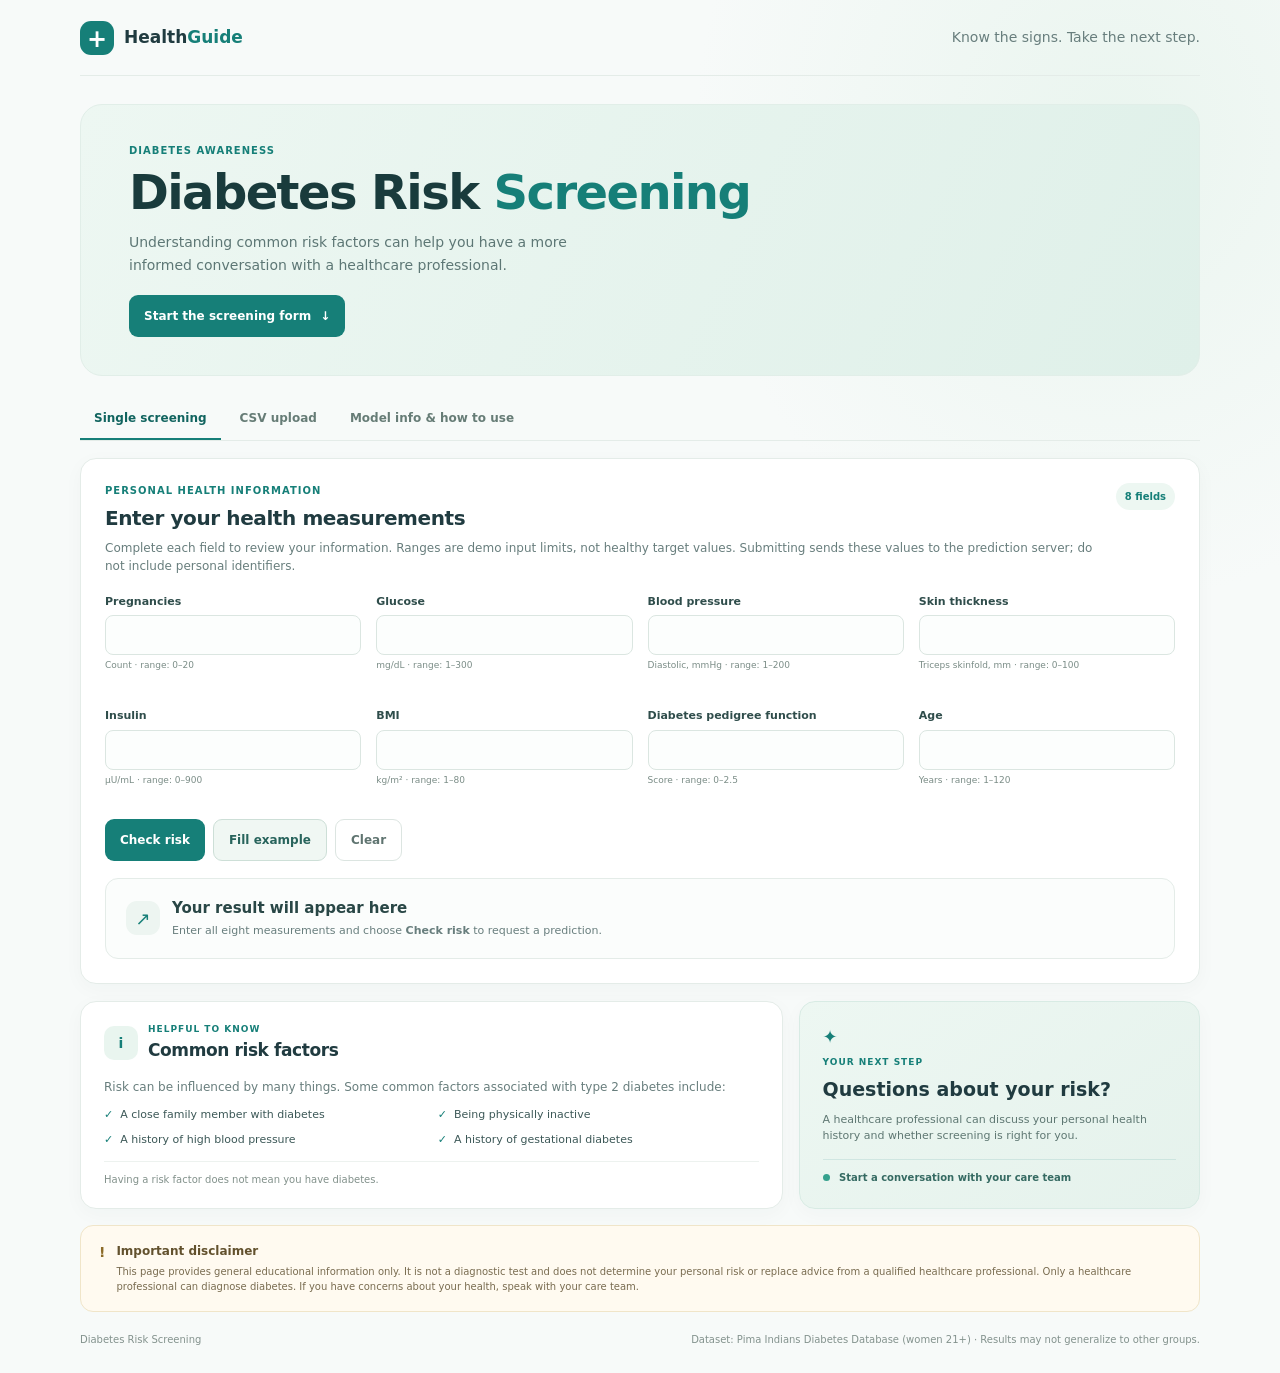
<file: static/index.html>
<!DOCTYPE html>
<html lang="en">
  <head>
    <meta charset="UTF-8">
    <meta name="viewport" content="width=device-width, initial-scale=1.0">
    <meta
      name="description"
      content="Learn about diabetes risk factors and when to talk with a healthcare professional."
    >
    <title>Diabetes Risk Screening</title>
    <link rel="stylesheet" href="style.css">
  </head>
  <body>
    <header class="site-header">
      <a class="brand" href="#" aria-label="Diabetes Risk Screening home">
        <span class="brand-icon" aria-hidden="true">+</span>
        <span>Health<span class="brand-accent">Guide</span></span>
      </a>
      <span class="header-note">Know the signs. Take the next step.</span>
    </header>

    <main>
      <section class="hero" aria-labelledby="page-title">
        <div class="hero-copy">
          <p class="eyebrow"><span class="eyebrow-dot"></span> Diabetes awareness</p>
          <h1 id="page-title">Diabetes Risk <span>Screening</span></h1>
          <p class="hero-description">
            Understanding common risk factors can help you have a more informed
            conversation with a healthcare professional.
          </p>
          <a class="button" href="#screening-form">
            Start the screening form
            <span aria-hidden="true">↓</span>
          </a>
        </div>
      </section>

      <nav class="screen-tabs" role="tablist" aria-label="Screening tools">
        <button class="screen-tab is-active" role="tab" type="button" id="tab-screening" aria-selected="true" aria-controls="panel-screening">Single screening</button>
        <button class="screen-tab" role="tab" type="button" id="tab-csv" aria-selected="false" aria-controls="panel-csv">CSV upload</button>
        <button class="screen-tab" role="tab" type="button" id="tab-model" aria-selected="false" aria-controls="panel-model">Model info &amp; how to use</button>
      </nav>

      <section class="tab-panel" id="panel-screening" role="tabpanel" aria-labelledby="tab-screening">
      <section class="screening-card" id="screening-form" aria-labelledby="form-title">
        <div class="form-heading">
          <div>
            <p class="eyebrow">Personal health information</p>
            <h2 id="form-title">Enter your health measurements</h2>
            <p class="form-intro">
              Complete each field to review your information. Ranges are demo input
              limits, not healthy target values. Submitting sends these values to the
              prediction server; do not include personal identifiers.
            </p>
          </div>
          <span class="form-badge">8 fields</span>
        </div>

        <form id="risk-form" novalidate>
          <div class="input-grid">
            <div class="input-field">
              <label for="pregnancies">Pregnancies</label>
              <input id="pregnancies" name="pregnancies" type="number" min="0" max="20" step="1" inputmode="numeric" aria-describedby="pregnancies-hint pregnancies-error">
              <span class="field-hint" id="pregnancies-hint">Count · range: 0–20</span><span class="field-error" id="pregnancies-error" aria-live="polite"></span>
            </div>
            <div class="input-field">
              <label for="glucose">Glucose</label>
              <input id="glucose" name="glucose" type="number" min="1" max="300" step="any" inputmode="decimal" aria-describedby="glucose-hint glucose-error">
              <span class="field-hint" id="glucose-hint">mg/dL · range: 1–300</span><span class="field-error" id="glucose-error" aria-live="polite"></span>
            </div>
            <div class="input-field">
              <label for="blood-pressure">Blood pressure</label>
              <input id="blood-pressure" name="bloodPressure" type="number" min="1" max="200" step="any" inputmode="decimal" aria-describedby="blood-pressure-hint blood-pressure-error">
              <span class="field-hint" id="blood-pressure-hint">Diastolic, mmHg · range: 1–200</span><span class="field-error" id="blood-pressure-error" aria-live="polite"></span>
            </div>
            <div class="input-field">
              <label for="skin-thickness">Skin thickness</label>
              <input id="skin-thickness" name="skinThickness" type="number" min="0" max="100" step="any" inputmode="decimal" aria-describedby="skin-thickness-hint skin-thickness-error">
              <span class="field-hint" id="skin-thickness-hint">Triceps skinfold, mm · range: 0–100</span><span class="field-error" id="skin-thickness-error" aria-live="polite"></span>
            </div>
            <div class="input-field">
              <label for="insulin">Insulin</label>
              <input id="insulin" name="insulin" type="number" min="0" max="900" step="any" inputmode="decimal" aria-describedby="insulin-hint insulin-error">
              <span class="field-hint" id="insulin-hint">μU/mL · range: 0–900</span><span class="field-error" id="insulin-error" aria-live="polite"></span>
            </div>
            <div class="input-field">
              <label for="bmi">BMI</label>
              <input id="bmi" name="bmi" type="number" min="1" max="80" step="any" inputmode="decimal" aria-describedby="bmi-hint bmi-error">
              <span class="field-hint" id="bmi-hint">kg/m² · range: 1–80</span><span class="field-error" id="bmi-error" aria-live="polite"></span>
            </div>
            <div class="input-field">
              <label for="pedigree">Diabetes pedigree function</label>
              <input id="pedigree" name="pedigree" type="number" min="0" max="2.5" step="any" inputmode="decimal" aria-describedby="pedigree-hint pedigree-error">
              <span class="field-hint" id="pedigree-hint">Score · range: 0–2.5</span><span class="field-error" id="pedigree-error" aria-live="polite"></span>
            </div>
            <div class="input-field">
              <label for="age">Age</label>
              <input id="age" name="age" type="number" min="1" max="120" step="1" inputmode="numeric" aria-describedby="age-hint age-error">
              <span class="field-hint" id="age-hint">Years · range: 1–120</span><span class="field-error" id="age-error" aria-live="polite"></span>
            </div>
          </div>
          <div class="form-actions">
            <button class="button" type="submit">Check risk</button>
            <button class="button button-secondary" id="fill-example" type="button">Fill example</button>
            <button class="button button-clear" id="clear-form" type="button">Clear</button>
          </div>
          <div class="form-result" id="form-result" role="status" aria-live="polite" hidden></div>
        </form>
        <section class="prediction-result" id="prediction-result" aria-live="polite" aria-labelledby="result-title">
          <div class="result-empty" id="result-empty">
            <span class="result-empty-icon" aria-hidden="true">↗</span>
            <div>
              <h3 id="result-title">Your result will appear here</h3>
              <p>Enter all eight measurements and choose <strong>Check risk</strong> to request a prediction.</p>
            </div>
          </div>
          <div class="result-content" id="result-content" hidden>
            <div class="result-topline">
              <div>
                <p class="eyebrow">Screening result</p>
                <h3 id="prediction-label">—</h3>
              </div>
              <span class="risk-badge" id="risk-badge"></span>
            </div>
            <div class="probability-row">
              <span>Estimated probability</span>
              <strong id="probability-value">—</strong>
            </div>
            <div class="probability-track" id="probability-track" role="img" aria-label="Probability graph">
              <span class="probability-fill" id="probability-fill"></span>
              <span class="threshold-marker" id="threshold-marker"></span>
              <span class="threshold-caption" id="threshold-caption">Decision threshold</span>
            </div>
            <div class="graph-axis" aria-hidden="true"><span>0%</span><span>50%</span><span>100%</span></div>
            <div class="graph-legend">
              <span><i class="legend-probability"></i>Estimated probability</span>
              <span><i class="legend-threshold"></i>Decision threshold</span>
            </div>
            <p class="next-step" id="next-step"></p>
            <p class="result-disclaimer">This model estimate is not a diagnosis. Consult a healthcare professional for testing and interpretation.</p>
          </div>
        </section>
      </section>

      <section class="content-grid" id="risk-factors" aria-label="Screening information">
        <article class="info-card factors-card">
          <div class="section-heading">
            <span class="section-icon" aria-hidden="true">i</span>
            <div>
              <p class="eyebrow">Helpful to know</p>
              <h2>Common risk factors</h2>
            </div>
          </div>
          <p class="section-description">
            Risk can be influenced by many things. Some common factors associated
            with type 2 diabetes include:
          </p>
          <ul class="factor-list">
            <li><span class="check" aria-hidden="true">✓</span> A close family member with diabetes</li>
            <li><span class="check" aria-hidden="true">✓</span> Being physically inactive</li>
            <li><span class="check" aria-hidden="true">✓</span> A history of high blood pressure</li>
            <li><span class="check" aria-hidden="true">✓</span> A history of gestational diabetes</li>
          </ul>
          <p class="card-footnote">Having a risk factor does not mean you have diabetes.</p>
        </article>

        <aside class="next-steps-card">
          <span class="next-steps-icon" aria-hidden="true">✦</span>
          <p class="eyebrow">Your next step</p>
          <h2>Questions about your risk?</h2>
          <p>
            A healthcare professional can discuss your personal health history
            and whether screening is right for you.
          </p>
          <div class="talk-to-care">
            <span class="care-dot" aria-hidden="true"></span>
            Start a conversation with your care team
          </div>
        </aside>
      </section>

      <section class="disclaimer" aria-labelledby="disclaimer-title">
        <span class="disclaimer-icon" aria-hidden="true">!</span>
        <div>
          <h2 id="disclaimer-title">Important disclaimer</h2>
          <p>
            This page provides general educational information only. It is not a
            diagnostic test and does not determine your personal risk or replace
            advice from a qualified healthcare professional. Only a healthcare
            professional can diagnose diabetes. If you have concerns about your
            health, speak with your care team.
          </p>
        </div>
      </section>
      </section>

      <section class="tab-panel" id="panel-csv" role="tabpanel" aria-labelledby="tab-csv" hidden>
        <section class="screening-card csv-card" aria-labelledby="csv-title">
          <div class="form-heading">
            <div>
              <p class="eyebrow">Batch screening</p>
              <h2 id="csv-title">Upload a CSV file</h2>
              <p class="form-intro">Choose a comma-separated file with one patient per row and the required columns shown below. The file is sent to the prediction server; do not include personal identifiers.</p>
            </div>
          </div>
          <div class="csv-layout">
            <div>
              <label class="upload-label" for="csv-file">CSV file</label>
              <input id="csv-file" type="file" accept=".csv,text/csv">
              <span class="field-error" id="csv-error" role="alert"></span>
              <div class="csv-actions">
                <button class="button" id="check-rows" type="button" disabled>Check all rows</button>
                <button class="button button-secondary" id="download-results" type="button" disabled>Download results</button>
              </div>
            </div>
            <div class="required-columns">
              <h3>Required column names</h3>
              <code>Pregnancies, Glucose, BloodPressure, SkinThickness, Insulin, BMI, DiabetesPedigreeFunction, Age</code>
              <p>Include a header row. Column order does not matter.</p>
            </div>
          </div>
          <div class="csv-empty" id="csv-empty">Upload a CSV to see its screening results here.</div>
          <div class="csv-table-wrap" id="csv-table-wrap" hidden>
            <table class="results-table">
              <thead>
                <tr><th scope="col">Row</th><th scope="col">Probability</th><th scope="col">Prediction</th><th scope="col">Risk</th></tr>
              </thead>
              <tbody id="csv-results-body"></tbody>
            </table>
          </div>
        </section>
      </section>

      <section class="tab-panel" id="panel-model" role="tabpanel" aria-labelledby="tab-model" hidden>
        <section class="screening-card model-card">
          <p class="eyebrow">Transparency</p>
          <h2>About this screening tool</h2>
          <p class="model-intro">
            Enter the eight measurements in the screening form, or upload a CSV to check multiple rows.
            The prediction is a model estimate only; it cannot confirm or rule out diabetes and should
            not replace professional advice or laboratory testing.
          </p>
          <div class="model-notice">
            <strong>Model details are not connected yet.</strong>
            Evaluation metrics, plots, comparison results, and the decision threshold must come from
            the deployed model. They are intentionally not estimated or fabricated here.
          </div>
          <div class="api-contract">
            <strong>Prediction API contract</strong>
            <code>POST /api/predict</code> accepts the eight input fields and returns
            <code>{"probability":0.0,"prediction":0,"risk":"Low","threshold":0.5}</code>.
            Batch requests use <code>POST /api/predict/batch</code> with
            <code>{"records":[...]}</code> and return <code>{"threshold":0.5,"results":[...]}</code>.
            Probability and threshold values are fractions from 0 to 1.
          </div>
          <h3>Evaluation metrics</h3>
          <div class="csv-table-wrap">
            <table class="results-table model-metrics">
              <thead><tr><th scope="col">Accuracy</th><th scope="col">Precision</th><th scope="col">Recall</th><th scope="col">F1</th><th scope="col">ROC-AUC</th><th scope="col">Cross-validation mean ± SD</th></tr></thead>
              <tbody><tr><td>Not provided</td><td>Not provided</td><td>Not provided</td><td>Not provided</td><td>Not provided</td><td>Not provided</td></tr></tbody>
            </table>
          </div>
          <h3>Model comparison</h3>
          <div class="csv-table-wrap">
            <table class="results-table">
              <thead><tr><th scope="col">Model</th><th scope="col">Evaluation</th></tr></thead>
              <tbody><tr><td>No model configured</td><td>Not provided</td></tr></tbody>
            </table>
          </div>
          <h3>Evaluation plots</h3>
          <div class="plot-placeholders">
            <div class="plot-placeholder">Confusion matrix image not provided</div>
            <div class="plot-placeholder">ROC curve image not provided</div>
            <div class="plot-placeholder">Precision-recall curve image not provided</div>
          </div>
          <h3>Decision threshold and limitations</h3>
          <p class="model-intro">
            The selected threshold is returned by the prediction server and marked on the probability
            gauge. A missed diabetic may be more harmful than a false alarm, so threshold selection
            should consider the consequences of missed cases alongside false alarms and clinical review.
          </p>
          <p class="model-intro">
            The Pima Indians Diabetes Database represents women aged 21 and older. Model performance
            may not generalize to other populations. Results depend on input quality and require
            independent clinical evaluation.
          </p>
        </section>
      </section>
    </main>

    <footer>
      <span>Diabetes Risk Screening</span>
      <span>Dataset: Pima Indians Diabetes Database (women 21+) · Results may not generalize to other groups.</span>
    </footer>
    <script src="brain.js"></script>
  </body>
</html>
</file>
<file: static/style.css>
:root {
  font: 14px/1.5 "Segoe UI", system-ui, sans-serif;
  color: #203b40;
  background: #f7faf9;
  --teal: #167f78;
  --dark-teal: #11645f;
  --muted: #687e7d;
  --line: #e4ece8;
}

* { box-sizing: border-box; }
[hidden] { display: none !important; }
body { min-width: 320px; margin: 0; background: radial-gradient(ellipse at 87% 10%, #eaf5ef, transparent 30rem), #f7faf9; }
a { color: inherit; }
h1, h2, h3, p { margin-top: 0; }
h1, h2 { font-family: "Segoe UI", system-ui, sans-serif; }
.site-header, main, footer { width: min(1120px, calc(100% - 48px)); margin-inline: auto; }
.site-header { height: 76px; display: flex; align-items: center; justify-content: space-between; border-bottom: 1px solid var(--line); }
.brand { display: flex; align-items: center; gap: 10px; font-size: 17px; font-weight: 800; text-decoration: none; }
.brand-icon { width: 34px; height: 34px; display: grid; place-items: center; border-radius: 11px; background: var(--teal); color: white; font-size: 24px; }
.brand-accent, h1 span { color: var(--teal); }
.header-note, .form-intro, .section-description { color: var(--muted); }
main { padding-top: 28px; }
.hero { display: flex; align-items: center; min-height: 230px; padding: 38px 48px; border: 1px solid #e1eee8; border-radius: 22px; background: linear-gradient(115deg, #edf7f2, #dff0e9); }
.hero-copy { max-width: 650px; }
.eyebrow { margin-bottom: 8px; color: var(--teal); font-size: 10px; font-weight: 750; letter-spacing: 1px; text-transform: uppercase; }
h1 { margin-bottom: 11px; color: #193b3c; font-size: clamp(34px, 5vw, 48px); letter-spacing: -1.6px; line-height: 1.12; }
.hero-description { max-width: 490px; margin-bottom: 18px; color: #5d7775; line-height: 1.65; }
.button { min-height: 42px; display: inline-flex; align-items: center; justify-content: center; gap: 9px; padding: 0 15px; border: 0; border-radius: 9px; background: var(--teal); color: white; cursor: pointer; font: inherit; font-size: 12px; font-weight: 700; text-decoration: none; transition: background .15s, transform .15s; }
.button:hover:not(:disabled) { transform: translateY(-1px); background: var(--dark-teal); }
.button:focus-visible, .brand:focus-visible, .screen-tab:focus-visible { outline: 3px solid #84c9ba; outline-offset: 3px; }
.button-secondary { border: 1px solid #cddfd7; background: #f0f7f3; color: #28645c; }
.button-secondary:hover:not(:disabled) { background: #e3f1ea; }
.button-clear { border: 1px solid #dce5e1; background: white; color: #5f7470; }
.button-clear:hover:not(:disabled) { background: #f5f8f6; }
.screen-tabs { display: flex; gap: 5px; overflow-x: auto; margin-top: 22px; border-bottom: 1px solid var(--line); }
.screen-tab { flex: 0 0 auto; padding: 11px 14px; border: 0; border-bottom: 2px solid transparent; background: transparent; color: #667c76; cursor: pointer; font: inherit; font-size: 12px; font-weight: 650; }
.screen-tab:hover, .screen-tab.is-active { color: var(--dark-teal); }
.screen-tab.is-active { border-bottom-color: var(--teal); }
.screening-card, .info-card, .next-steps-card { border: 1px solid var(--line); border-radius: 16px; background: white; box-shadow: 0 5px 20px #21423908; }
.screening-card { margin-top: 17px; padding: 24px; }
.form-heading { display: flex; justify-content: space-between; gap: 15px; margin-bottom: 19px; }
.form-heading .eyebrow { margin-bottom: 5px; }
.form-heading h2, .section-heading h2, .model-card > h2 { margin-bottom: 0; font-size: 20px; letter-spacing: -.4px; }
.form-intro { margin: 6px 0 0; font-size: 12px; }
.form-badge { height: max-content; padding: 6px 9px; border-radius: 20px; background: #edf7f2; color: var(--teal); font-size: 10px; font-weight: 700; white-space: nowrap; }
.input-grid { display: grid; grid-template-columns: repeat(4, minmax(0, 1fr)); gap: 12px 15px; }
.input-field { min-width: 0; display: flex; flex-direction: column; }
.input-field label, .upload-label { margin-bottom: 5px; color: #2f4d4b; font-size: 11px; font-weight: 700; }
.input-field input { width: 100%; min-height: 40px; padding: 8px 10px; border: 1px solid #dbe6e1; border-radius: 8px; background: #fcfefd; color: #203b40; font: inherit; font-size: 13px; }
.input-field input:focus, #csv-file:focus-visible { outline: 3px solid #167f7824; border-color: var(--teal); }
.input-field input[aria-invalid="true"] { border-color: #c64b4b; }
.field-hint { min-height: 25px; padding-top: 4px; color: #7a8c86; font-size: 9px; }
.field-error { min-height: 16px; color: #b33232; font-size: 10px; }
.form-actions, .csv-actions { display: flex; flex-wrap: wrap; gap: 8px; margin-top: 8px; }
.form-result { margin-top: 14px; padding: 11px 13px; border: 1px solid #d8e9df; border-radius: 9px; background: #f3faf5; color: #3a6251; font-size: 12px; }
.form-result.is-error { border-color: #efcccc; background: #fff5f5; color: #9c3030; }
.prediction-result { margin-top: 17px; padding: 18px 20px; border: 1px solid var(--line); border-radius: 13px; background: #fbfdfc; transition: background .2s, border-color .2s; }
.prediction-result[data-risk="low"] { border-color: #b8dfc2; background: #f5fbf6; }
.prediction-result[data-risk="moderate"] { border-color: #efd59a; background: #fffbf1; }
.prediction-result[data-risk="high"] { border-color: #efc1bd; background: #fff7f6; }
.result-empty, .result-topline, .probability-row { display: flex; align-items: center; justify-content: space-between; gap: 12px; }
.result-empty { justify-content: flex-start; color: var(--muted); }
.result-empty-icon { width: 34px; height: 34px; display: grid; place-items: center; border-radius: 11px; background: #edf5f1; color: var(--teal); font-size: 18px; }
.result-empty h3, .result-content h3 { margin: 0 0 4px; color: #294746; font-family: inherit; font-size: 15px; }
.result-empty p, .result-disclaimer { margin: 0; font-size: 11px; }
.result-topline { margin-bottom: 17px; }
.result-topline .eyebrow { margin-bottom: 3px; }
.result-content h3 { font-size: 20px; }
.risk-badge { padding: 6px 10px; border-radius: 20px; font-size: 11px; font-weight: 750; }
.risk-low { background: #e4f4e9; color: #287142; }
.risk-moderate { background: #fff1d2; color: #8d5b00; }
.risk-high { background: #fde4e2; color: #a3332c; }
.probability-row { margin-bottom: 8px; color: #637771; font-size: 11px; }
.probability-row strong { color: #234541; font-size: 16px; }
.probability-track { height: 12px; position: relative; margin: 15px 3px 8px; overflow: visible; border-radius: 20px; background: #e8eeeb; }
.probability-fill { height: 100%; display: block; position: relative; z-index: 1; border-radius: inherit; background: var(--teal); transition: width .2s, background .2s; }
.threshold-marker { width: 2px; height: 23px; position: absolute; z-index: 2; top: -5px; background: #263d38; transform: translateX(-1px); }
.threshold-caption { position: absolute; top: 21px; color: #596c65; font-size: 9px; white-space: nowrap; transform: translateX(-50%); }
.graph-axis { display: flex; justify-content: space-between; margin: 0 1px 9px; color: #7a8c86; font-size: 9px; }
.graph-legend { display: flex; flex-wrap: wrap; gap: 14px; color: #687e7d; font-size: 10px; }
.graph-legend span { display: inline-flex; align-items: center; gap: 6px; }
.graph-legend i { width: 9px; height: 9px; display: inline-block; border-radius: 50%; background: var(--teal); }
.graph-legend .legend-threshold { width: 2px; height: 12px; border-radius: 0; background: #263d38; }
.prediction-result[data-risk="low"] .probability-fill { background: #39834b; }
.prediction-result[data-risk="moderate"] .probability-fill { background: #c28b20; }
.prediction-result[data-risk="high"] .probability-fill { background: #bd4b43; }
.next-step { margin: 0 0 6px; color: #315d4c; font-size: 12px; font-weight: 700; }
.result-disclaimer { color: #7b8b85; line-height: 1.5; }
.content-grid { display: grid; grid-template-columns: 1.4fr .8fr; gap: 16px; margin-top: 17px; }
.info-card, .next-steps-card { padding: 21px 23px; }
.section-heading { display: flex; align-items: center; gap: 10px; }
.section-icon { width: 34px; height: 34px; display: grid; place-items: center; border-radius: 10px; background: #e9f5ef; color: var(--teal); font-weight: 700; }
.section-heading .eyebrow { margin-bottom: 2px; font-size: 9px; }
.section-heading h2 { font-size: 17px; }
.section-description { margin: 14px 0 11px; font-size: 12px; }
.factor-list { display: grid; grid-template-columns: 1fr 1fr; gap: 9px 13px; margin: 0; padding: 0; list-style: none; }
.factor-list li { display: flex; gap: 7px; color: #3c5857; font-size: 11px; }
.check { color: var(--teal); }
.card-footnote { margin: 12px 0 0; padding-top: 10px; border-top: 1px solid #edf2ef; color: #82918b; font-size: 10px; }
.next-steps-card { border-color: #d8ebe4; background: linear-gradient(145deg, #edf7f2, #e5f2ec); }
.next-steps-icon { color: var(--teal); font-size: 18px; }
.next-steps-card .eyebrow { margin: 6px 0; font-size: 9px; }
.next-steps-card h2 { margin-bottom: 8px; font-size: 19px; }
.next-steps-card > p:not(.eyebrow) { margin-bottom: 14px; color: #5e7772; font-size: 11px; }
.talk-to-care { padding-top: 10px; border-top: 1px solid #167f781f; color: #356a62; font-size: 10px; font-weight: 700; }
.care-dot { width: 7px; height: 7px; display: inline-block; margin-right: 6px; border-radius: 50%; background: #35a18d; }
.disclaimer { display: flex; gap: 11px; margin-top: 16px; padding: 16px 18px; border: 1px solid #f0e5c9; border-radius: 13px; background: #fffaf0; }
.disclaimer-icon { color: #8c6b28; font-weight: 800; }
.disclaimer h2 { margin-bottom: 4px; color: #62512d; font-size: 12px; }
.disclaimer p { margin-bottom: 0; color: #796c50; font-size: 10px; line-height: 1.55; }
.csv-layout { display: grid; grid-template-columns: 1fr 1fr; gap: 20px; }
.upload-label { display: block; }
#csv-file { width: 100%; padding: 9px; border: 1px dashed #b8d2c8; border-radius: 8px; background: #f9fcfa; font: inherit; font-size: 11px; }
.csv-actions .button:disabled { cursor: not-allowed; opacity: .55; }
.required-columns { padding: 13px; border: 1px solid var(--line); border-radius: 9px; background: #f8fbf9; }
.required-columns h3, .model-card > h3 { margin: 0 0 7px; color: #31514c; font-size: 12px; }
.required-columns code, .api-contract code { color: #526e65; font: 10px/1.7 "Cascadia Code", Consolas, monospace; overflow-wrap: anywhere; }
.required-columns p { margin: 6px 0 0; color: #7a8c86; font-size: 10px; }
.csv-empty, .plot-placeholder { display: grid; min-height: 60px; place-items: center; margin-top: 17px; padding: 12px; border: 1px dashed #dce7e1; border-radius: 9px; color: var(--muted); font-size: 11px; text-align: center; }
.csv-table-wrap { width: 100%; margin-top: 17px; overflow-x: auto; border: 1px solid var(--line); border-radius: 9px; }
.results-table { width: 100%; border-collapse: collapse; background: white; font-size: 11px; text-align: left; }
.results-table th, .results-table td { padding: 9px 11px; border-bottom: 1px solid #edf2ef; white-space: nowrap; }
.results-table th { background: #f4f8f6; color: #54706a; font-size: 10px; }
.results-table tbody tr:last-child td { border: 0; }
.risk-text-low { color: #287142; font-weight: 700; }
.risk-text-moderate { color: #8d5b00; font-weight: 700; }
.risk-text-high { color: #a3332c; font-weight: 700; }
.risk-row-low { background: #f2faf3; }
.risk-row-moderate { background: #fffaf0; }
.risk-row-high { background: #fff4f3; }
.model-intro { max-width: 850px; margin: 10px 0 15px; color: var(--muted); font-size: 12px; }
.model-notice, .api-contract { margin: 14px 0; padding: 13px 15px; border: 1px solid #eadfbd; border-radius: 9px; background: #fffaf0; color: #796c50; font-size: 11px; }
.model-notice strong, .api-contract strong { display: block; margin-bottom: 4px; color: #62512d; }
.api-contract { border-color: var(--line); background: #f8fbf9; color: #526e65; line-height: 1.7; overflow-wrap: anywhere; }
.api-contract strong { color: #31514c; }
.model-card > h3 { margin-top: 20px; }
.model-metrics { min-width: 650px; }
.plot-placeholders { display: grid; grid-template-columns: repeat(3, 1fr); gap: 10px; }
.plot-placeholder { min-height: 100px; margin: 0; }
footer { display: flex; justify-content: space-between; gap: 14px; padding: 20px 0 26px; color: #83928d; font-size: 10px; }

@media (max-width: 760px) {
  .hero { min-height: 200px; padding: 30px; }
  .input-grid { grid-template-columns: repeat(2, minmax(0, 1fr)); }
  .content-grid { grid-template-columns: 1fr; }
  .csv-layout { grid-template-columns: 1fr; }
}

@media (max-width: 540px) {
  .site-header, main, footer { width: calc(100% - 30px); }
  .site-header { height: 65px; }
  .header-note { max-width: 130px; font-size: 10px; text-align: right; }
  main { padding-top: 18px; }
  .hero { min-height: auto; padding: 25px 20px; border-radius: 17px; }
  h1 { font-size: 35px; }
  .hero-description { font-size: 12px; }
  .screen-tabs { margin-top: 16px; }
  .screen-tab { padding: 10px; font-size: 11px; }
  .screening-card { padding: 18px 15px; }
  .form-heading h2 { font-size: 17px; }
  .input-grid { gap: 10px 8px; }
  .field-hint { min-height: 34px; }
  .prediction-result { padding: 15px; }
  .info-card, .next-steps-card { padding: 18px; }
  .factor-list, .plot-placeholders { grid-template-columns: 1fr; }
  footer { flex-direction: column; }
}

@media (prefers-reduced-motion: reduce) {
  *, *::before, *::after { scroll-behavior: auto !important; transition-duration: .01ms !important; }
}
</file>
